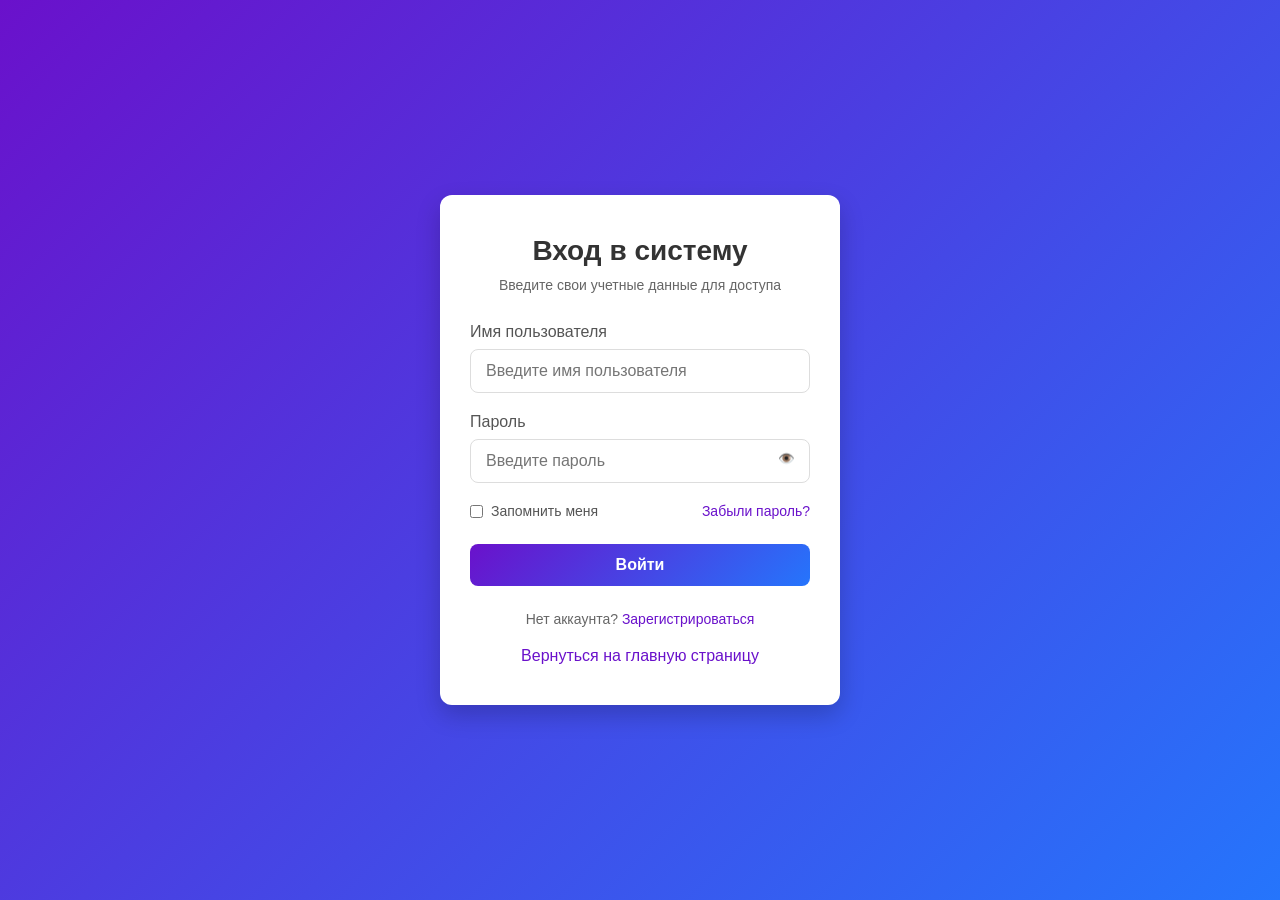
<file: Дипломная работа /demo/src/main/resources/static/Auth.html>
<!DOCTYPE html>
<html lang="ru">
<head>
    <meta charset="UTF-8">
    <meta name="viewport" content="width=device-width, initial-scale=1.0">
    <title>Авторизация</title>
    <style>
        * {
            margin: 0;
            padding: 0;
            box-sizing: border-box;
            font-family: 'Segoe UI', Tahoma, Geneva, Verdana, sans-serif;
        }
        
        body {
            display: flex;
            justify-content: center;
            align-items: center;
            min-height: 100vh;
            background: linear-gradient(135deg, #6a11cb 0%, #2575fc 100%);
            padding: 20px;
        }
        
        .login-container {
            background-color: white;
            border-radius: 12px;
            box-shadow: 0 10px 25px rgba(0, 0, 0, 0.2);
            width: 100%;
            max-width: 400px;
            padding: 40px 30px;
            animation: fadeIn 0.5s ease-out;
        }
        
        @keyframes fadeIn {
            from { opacity: 0; transform: translateY(-20px); }
            to { opacity: 1; transform: translateY(0); }
        }
        
        .login-header {
            text-align: center;
            margin-bottom: 30px;
        }
        
        .login-header h1 {
            color: #333;
            font-size: 28px;
            margin-bottom: 10px;
        }
        
        .login-header p {
            color: #666;
            font-size: 14px;
        }
        
        .input-group {
            margin-bottom: 20px;
            position: relative;
        }
        
        .input-group label {
            display: block;
            margin-bottom: 8px;
            color: #555;
            font-weight: 500;
        }
        
        .input-group input {
            width: 100%;
            padding: 12px 15px;
            border: 1px solid #ddd;
            border-radius: 8px;
            font-size: 16px;
            transition: all 0.3s;
        }
        
        .input-group input:focus {
            border-color: #6a11cb;
            box-shadow: 0 0 0 2px rgba(106, 17, 203, 0.2);
            outline: none;
        }
        
        .input-group .error {
            color: #e74c3c;
            font-size: 12px;
            margin-top: 5px;
            display: none;
        }
        
        .remember-forgot {
            display: flex;
            justify-content: space-between;
            align-items: center;
            margin-bottom: 25px;
            font-size: 14px;
        }
        
        .remember-forgot label {
            display: flex;
            align-items: center;
            color: #555;
        }
        
        .remember-forgot input {
            margin-right: 8px;
        }
        
        .remember-forgot a {
            color: #6a11cb;
            text-decoration: none;
        }
        
        .remember-forgot a:hover {
            text-decoration: underline;
        }
        
        .login-button {
            width: 100%;
            padding: 12px;
            background: linear-gradient(135deg, #6a11cb 0%, #2575fc 100%);
            border: none;
            border-radius: 8px;
            color: white;
            font-size: 16px;
            font-weight: 600;
            cursor: pointer;
            transition: all 0.3s;
        }
        
        .login-button:hover {
            transform: translateY(-2px);
            box-shadow: 0 5px 15px rgba(106, 17, 203, 0.4);
        }
        
        .login-button:active {
            transform: translateY(0);
        }
        
        .register-link {
            text-align: center;
            margin-top: 25px;
            font-size: 14px;
            color: #666;
        }
        
        .register-link a {
            color: #6a11cb;
            text-decoration: none;
            font-weight: 500;
        }
        
        .register-link a:hover {
            text-decoration: underline;
        }
        
        .password-toggle {
            position: absolute;
            right: 15px;
            top: 38px;
            background: none;
            border: none;
            cursor: pointer;
            color: #777;
        }
        
        /* Стили для основной страницы */
        .main-page {
            display: none;
            width: 100%;
            max-width: 800px;
            background-color: white;
            border-radius: 12px;
            box-shadow: 0 10px 25px rgba(0, 0, 0, 0.2);
            padding: 40px;
            animation: fadeIn 0.5s ease-out;
        }
        
        .main-header {
            display: flex;
            justify-content: space-between;
            align-items: center;
            margin-bottom: 30px;
            padding-bottom: 20px;
            border-bottom: 1px solid #eee;
        }
        
        .main-header h1 {
            color: #333;
            font-size: 32px;
        }
        
        .user-info {
            display: flex;
            align-items: center;
            gap: 10px;
        }
        
        .user-avatar {
            width: 40px;
            height: 40px;
            border-radius: 50%;
            background: linear-gradient(135deg, #6a11cb 0%, #2575fc 100%);
            display: flex;
            align-items: center;
            justify-content: center;
            color: white;
            font-weight: bold;
        }
        
        .logout-btn {
            padding: 8px 16px;
            background-color: #f1f1f1;
            border: none;
            border-radius: 6px;
            color: #666;
            cursor: pointer;
            transition: all 0.3s;
        }
        
        .logout-btn:hover {
            background-color: #e0e0e0;
        }
        
        .dashboard {
            display: grid;
            grid-template-columns: repeat(auto-fit, minmax(250px, 1fr));
            gap: 20px;
            margin-bottom: 30px;
        }
        
        .card {
            background-color: #f9f9f9;
            border-radius: 8px;
            padding: 20px;
            box-shadow: 0 3px 10px rgba(0, 0, 0, 0.05);
        }
        
        .card h3 {
            color: #333;
            margin-bottom: 10px;
        }
        
        .card p {
            color: #666;
            font-size: 14px;
        }
        
        .recent-activity {
            background-color: #f9f9f9;
            border-radius: 8px;
            padding: 20px;
            box-shadow: 0 3px 10px rgba(0, 0, 0, 0.05);
        }
        
        .recent-activity h3 {
            color: #333;
            margin-bottom: 15px;
        }
        
        .activity-item {
            display: flex;
            align-items: center;
            padding: 10px 0;
            border-bottom: 1px solid #eee;
        }
        
        .activity-item:last-child {
            border-bottom: none;
        }
        
        .activity-icon {
            width: 30px;
            height: 30px;
            border-radius: 50%;
            background-color: #e6f2ff;
            display: flex;
            align-items: center;
            justify-content: center;
            margin-right: 10px;
            color: #2575fc;
        }
        
        .activity-text {
            flex: 1;
        }
        
        .activity-time {
            color: #999;
            font-size: 12px;
        }

        /* Стиль для ссылки на главную страницу */
        .home-link {
            display: inline-block;
            margin-top: 20px;
            color: #6a11cb;
            text-decoration: none;
            font-weight: 500;
            text-align: center;
            width: 100%;
        }

        .home-link:hover {
            text-decoration: underline;
        }
    </style>
</head>
<body>
    <!-- Страница авторизации -->
    <div class="login-container" id="loginPage">
        <div class="login-header">
            <h1>Вход в систему</h1>
            <p>Введите свои учетные данные для доступа</p>
        </div>
        
        <form id="loginForm">
            <div class="input-group">
                <label for="username">Имя пользователя</label>
                <input type="text" id="username" placeholder="Введите имя пользователя">
                <div class="error" id="usernameError">Пожалуйста, введите имя пользователя</div>
            </div>
            
            <div class="input-group">
                <label for="password">Пароль</label>
                <input type="password" id="password" placeholder="Введите пароль">
                <button type="button" class="password-toggle" id="togglePassword">👁️</button>
                <div class="error" id="passwordError">Пожалуйста, введите пароль</div>
            </div>
            
            <div class="remember-forgot">
                <label>
                    <input type="checkbox" id="remember"> Запомнить меня
                </label>
                <a href="#">Забыли пароль?</a>
            </div>
            
            <button type="submit" class="login-button">Войти</button>
        </form>
        
        <div class="register-link">
            Нет аккаунта? <a href="Register.html">Зарегистрироваться</a>
        </div>

        <!-- Ссылка на главную страницу -->
        <a href="index.html" class="home-link">Вернуться на главную страницу</a>
    </div>

    <!-- Основная страница -->
    <div class="main-page" id="mainPage">
        <div class="main-header">
            <h1>Главная страница проекта</h1>
            <div class="user-info">
                <div class="user-avatar" id="userAvatar">U</div>
                <span id="userName">Пользователь</span>
                <button class="logout-btn" id="logoutBtn">Выйти</button>
            </div>
        </div>
        
        <div class="dashboard">
            <div class="card">
                <h3>Проекты</h3>
                <p>У вас 5 активных проектов</p>
            </div>
            <div class="card">
                <h3>Задачи</h3>
                <p>12 задач ожидают выполнения</p>
            </div>
            <div class="card">
                <h3>Уведомления</h3>
                <p>3 новых уведомления</p>
            </div>
        </div>
        
        <div class="recent-activity">
            <h3>Последняя активность</h3>
            <div class="activity-item">
                <div class="activity-icon">✓</div>
                <div class="activity-text">Задача "Дизайн интерфейса" выполнена</div>
                <div class="activity-time">10 мин назад</div>
            </div>
            <div class="activity-item">
                <div class="activity-icon">+</div>
                <div class="activity-text">Новый проект "Веб-приложение" создан</div>
                <div class="activity-time">2 часа назад</div>
            </div>
            <div class="activity-item">
                <div class="activity-icon">!</div>
                <div class="activity-text">Получен новый комментарий</div>
                <div class="activity-time">Вчера</div>
            </div>
        </div>

        <!-- Ссылка на страницу регистрации -->
        <a href="Register.html" class="home-link">Перейти к странице регистрации</a>
    </div>

    <script>
        // Элементы страницы авторизации
        const loginPage = document.getElementById('loginPage');
        const loginForm = document.getElementById('loginForm');
        const usernameInput = document.getElementById('username');
        const passwordInput = document.getElementById('password');
        const usernameError = document.getElementById('usernameError');
        const passwordError = document.getElementById('passwordError');
        const togglePassword = document.getElementById('togglePassword');
        
        // Элементы основной страницы
        const mainPage = document.getElementById('mainPage');
        const userNameElement = document.getElementById('userName');
        const userAvatar = document.getElementById('userAvatar');
        const logoutBtn = document.getElementById('logoutBtn');
        
        // Обработчик отправки формы авторизации
        loginForm.addEventListener('submit', function(e) {
            e.preventDefault();
            
            const username = usernameInput.value.trim();
            const password = passwordInput.value.trim();
            let isValid = true;
            
            // Валидация имени пользователя
            if (username === '') {
                usernameError.style.display = 'block';
                isValid = false;
            } else {
                usernameError.style.display = 'none';
            }
            
            // Валидация пароля
            if (password === '') {
                passwordError.style.display = 'block';
                isValid = false;
            } else {
                passwordError.style.display = 'none';
            }
            
            if (isValid) {
                // Сохраняем имя пользователя
                localStorage.setItem('username', username);
                
                // Показываем основную страницу и скрываем страницу авторизации
                loginPage.style.display = 'none';
                mainPage.style.display = 'block';
                
                // Устанавливаем имя пользователя на основной странице
                userNameElement.textContent = username;
                userAvatar.textContent = username.charAt(0).toUpperCase();
            }
        });
        
        // Переключение видимости пароля
        togglePassword.addEventListener('click', function() {
            const type = passwordInput.getAttribute('type') === 'password' ? 'text' : 'password';
            passwordInput.setAttribute('type', type);
            
            // Изменение иконки
            this.textContent = type === 'password' ? '👁️' : '🔒';
        });
        
        // Обработчик выхода из системы
        logoutBtn.addEventListener('click', function() {
            // Показываем страницу авторизации и скрываем основную страницу
            loginPage.style.display = 'block';
            mainPage.style.display = 'none';
            
            // Очищаем поля формы
            usernameInput.value = '';
            passwordInput.value = '';
            
            // Сбрасываем видимость пароля
            passwordInput.setAttribute('type', 'password');
            togglePassword.textContent = '👁️';
        });
        
        // Проверяем, авторизован ли пользователь при загрузке страницы
        window.addEventListener('DOMContentLoaded', function() {
            const savedUsername = localStorage.getItem('username');
            if (savedUsername) {
                // Если пользователь уже авторизован, показываем основную страницу
                loginPage.style.display = 'none';
                mainPage.style.display = 'block';
                userNameElement.textContent = savedUsername;
                userAvatar.textContent = savedUsername.charAt(0).toUpperCase();
            }
        });
    </script>
</body>
</html>
</file>
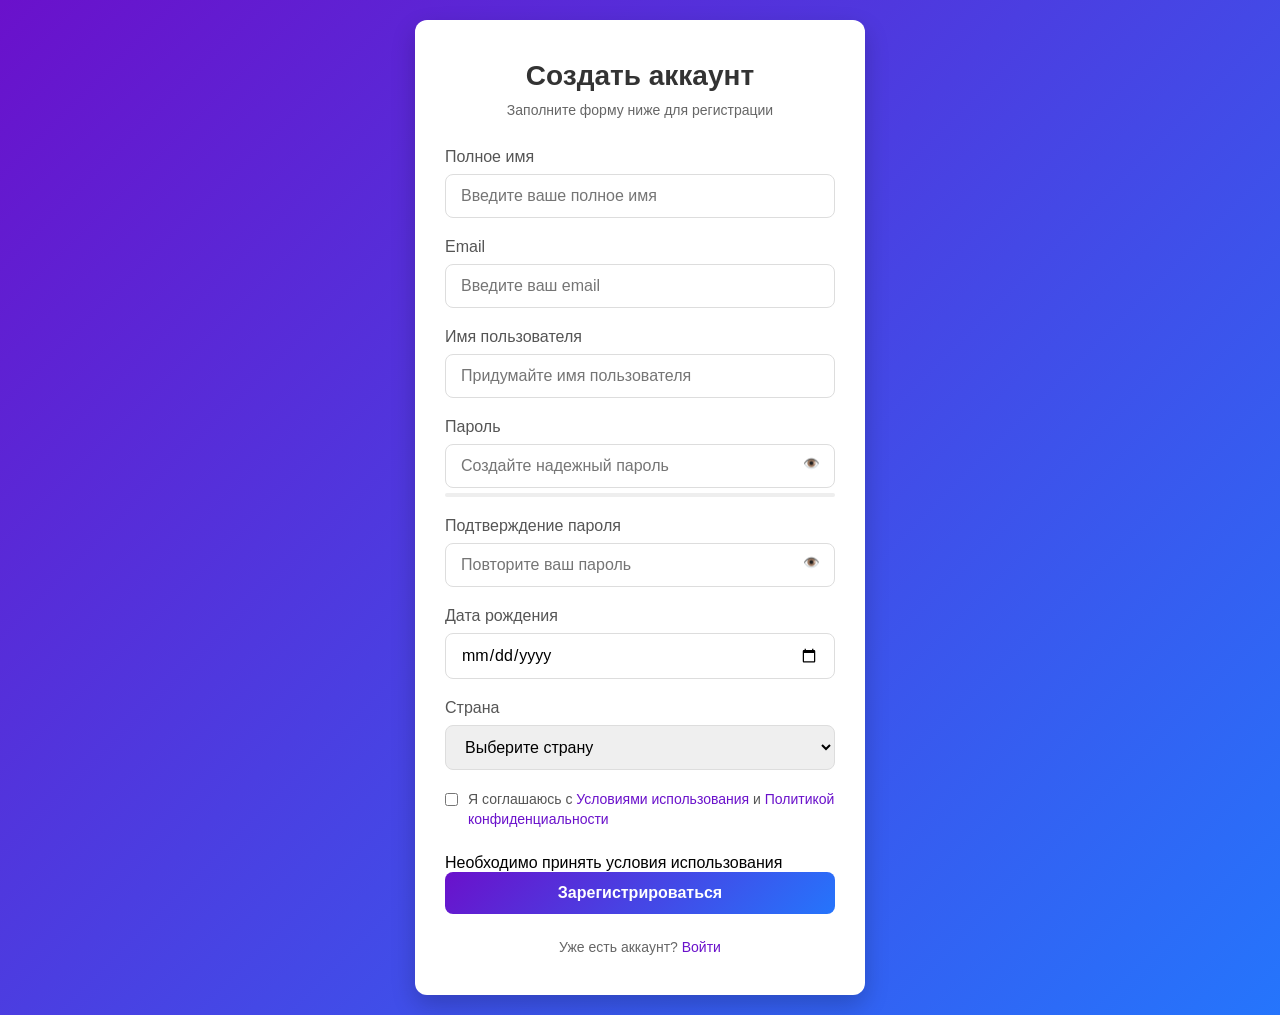
<file: Дипломная работа /demo/src/main/resources/static/Register.html>
<!DOCTYPE html>
<html lang="ru">
<head>
    <meta charset="UTF-8">
    <meta name="viewport" content="width=device-width, initial-scale=1.0">
    <title>Регистрация</title>
    <style>
        * {
            margin: 0;
            padding: 0;
            box-sizing: border-box;
            font-family: 'Segoe UI', Tahoma, Geneva, Verdana, sans-serif;
        }
        
        body {
            display: flex;
            justify-content: center;
            align-items: center;
            min-height: 100vh;
            background: linear-gradient(135deg, #6a11cb 0%, #2575fc 100%);
            padding: 20px;
        }
        
        .container {
            background-color: white;
            border-radius: 12px;
            box-shadow: 0 10px 25px rgba(0, 0, 0, 0.2);
            width: 100%;
            max-width: 450px;
            padding: 40px 30px;
            animation: fadeIn 0.5s ease-out;
        }
        
        @keyframes fadeIn {
            from { opacity: 0; transform: translateY(-20px); }
            to { opacity: 1; transform: translateY(0); }
        }
        
        .form-header {
            text-align: center;
            margin-bottom: 30px;
        }
        
        .form-header h1 {
            color: #333;
            font-size: 28px;
            margin-bottom: 10px;
        }
        
        .form-header p {
            color: #666;
            font-size: 14px;
        }
        
        .input-group {
            margin-bottom: 20px;
            position: relative;
        }
        
        .input-group label {
            display: block;
            margin-bottom: 8px;
            color: #555;
            font-weight: 500;
        }
        
        .input-group input, .input-group select {
            width: 100%;
            padding: 12px 15px;
            border: 1px solid #ddd;
            border-radius: 8px;
            font-size: 16px;
            transition: all 0.3s;
        }
        
        .input-group input:focus, .input-group select:focus {
            border-color: #6a11cb;
            box-shadow: 0 0 0 2px rgba(106, 17, 203, 0.2);
            outline: none;
        }
        
        .input-group .error {
            color: #e74c3c;
            font-size: 12px;
            margin-top: 5px;
            display: none;
        }
        
        .input-group .success {
            color: #2ecc71;
            font-size: 12px;
            margin-top: 5px;
            display: none;
        }
        
        .password-strength {
            height: 4px;
            background-color: #eee;
            border-radius: 2px;
            margin-top: 5px;
            overflow: hidden;
        }
        
        .password-strength-bar {
            height: 100%;
            width: 0%;
            transition: width 0.3s, background-color 0.3s;
        }
        
        .terms-group {
            display: flex;
            align-items: flex-start;
            margin-bottom: 25px;
        }
        
        .terms-group input {
            margin-right: 10px;
            margin-top: 3px;
        }
        
        .terms-group label {
            font-size: 14px;
            color: #555;
            line-height: 1.4;
        }
        
        .terms-group a {
            color: #6a11cb;
            text-decoration: none;
        }
        
        .terms-group a:hover {
            text-decoration: underline;
        }
        
        .register-button {
            width: 100%;
            padding: 12px;
            background: linear-gradient(135deg, #6a11cb 0%, #2575fc 100%);
            border: none;
            border-radius: 8px;
            color: white;
            font-size: 16px;
            font-weight: 600;
            cursor: pointer;
            transition: all 0.3s;
        }
        
        .register-button:hover {
            transform: translateY(-2px);
            box-shadow: 0 5px 15px rgba(106, 17, 203, 0.4);
        }
        
        .register-button:active {
            transform: translateY(0);
        }
        
        .login-link {
            text-align: center;
            margin-top: 25px;
            font-size: 14px;
            color: #666;
        }
        
        .login-link a {
            color: #6a11cb;
            text-decoration: none;
            font-weight: 500;
        }
        
        .login-link a:hover {
            text-decoration: underline;
        }
        
        .password-toggle {
            position: absolute;
            right: 15px;
            top: 38px;
            background: none;
            border: none;
            cursor: pointer;
            color: #777;
        }
        
        /* Стили для страницы успешной регистрации */
        .success-page {
            display: none;
            text-align: center;
            padding: 20px;
        }
        
        .success-icon {
            font-size: 64px;
            color: #2ecc71;
            margin-bottom: 20px;
        }
        
        .success-page h2 {
            color: #333;
            margin-bottom: 15px;
        }
        
        .success-page p {
            color: #666;
            margin-bottom: 25px;
            line-height: 1.5;
        }
        
        .continue-button {
            padding: 12px 30px;
            background: linear-gradient(135deg, #6a11cb 0%, #2575fc 100%);
            border: none;
            border-radius: 8px;
            color: white;
            font-size: 16px;
            font-weight: 600;
            cursor: pointer;
            transition: all 0.3s;
        }
        
        .continue-button:hover {
            transform: translateY(-2px);
            box-shadow: 0 5px 15px rgba(106, 17, 203, 0.4);
        }
    </style>
</head>
<body>
    <div class="container">
        <!-- Форма регистрации -->
        <div id="registrationForm">
            <div class="form-header">
                <h1>Создать аккаунт</h1>
                <p>Заполните форму ниже для регистрации</p>
            </div>
            
            <form id="registerForm">
                <div class="input-group">
                    <label for="fullName">Полное имя</label>
                    <input type="text" id="fullName" placeholder="Введите ваше полное имя">
                    <div class="error" id="fullNameError">Пожалуйста, введите ваше полное имя</div>
                </div>
                
                <div class="input-group">
                    <label for="email">Email</label>
                    <input type="email" id="email" placeholder="Введите ваш email">
                    <div class="error" id="emailError">Пожалуйста, введите корректный email</div>
                    <div class="success" id="emailSuccess">Email доступен для регистрации</div>
                </div>
                
                <div class="input-group">
                    <label for="username">Имя пользователя</label>
                    <input type="text" id="username" placeholder="Придумайте имя пользователя">
                    <div class="error" id="usernameError">Пожалуйста, введите имя пользователя</div>
                    <div class="success" id="usernameSuccess">Имя пользователя доступно</div>
                </div>
                
                <div class="input-group">
                    <label for="password">Пароль</label>
                    <input type="password" id="password" placeholder="Создайте надежный пароль">
                    <button type="button" class="password-toggle" id="togglePassword">👁️</button>
                    <div class="error" id="passwordError">Пароль должен содержать не менее 8 символов</div>
                    <div class="password-strength">
                        <div class="password-strength-bar" id="passwordStrengthBar"></div>
                    </div>
                </div>
                
                <div class="input-group">
                    <label for="confirmPassword">Подтверждение пароля</label>
                    <input type="password" id="confirmPassword" placeholder="Повторите ваш пароль">
                    <button type="button" class="password-toggle" id="toggleConfirmPassword">👁️</button>
                    <div class="error" id="confirmPasswordError">Пароли не совпадают</div>
                </div>
                
                <div class="input-group">
                    <label for="birthDate">Дата рождения</label>
                    <input type="date" id="birthDate">
                    <div class="error" id="birthDateError">Пожалуйста, укажите вашу дату рождения</div>
                </div>
                
                <div class="input-group">
                    <label for="country">Страна</label>
                    <select id="country">
                        <option value="">Выберите страну</option>
                        <option value="ru">Россия</option>
                        <option value="by">Беларусь</option>
                        <option value="kz">Казахстан</option>
                        <option value="ua">Украина</option>
                        <option value="other">Другая</option>
                    </select>
                    <div class="error" id="countryError">Пожалуйста, выберите страну</div>
                </div>
                
                <div class="terms-group">
                    <input type="checkbox" id="terms">
                    <label for="terms">Я соглашаюсь с <a href="#">Условиями использования</a> и <a href="#">Политикой конфиденциальности</a></label>
                </div>
                <div class="error" id="termsError">Необходимо принять условия использования</div>
                
                <button type="submit" class="register-button">Зарегистрироваться</button>
            </form>
            
            <div class="login-link">
                Уже есть аккаунт? <a href="Auth.html" id="loginLink">Войти</a>
            </div>
        </div>
        
        <!-- Страница успешной регистрации -->
        <div class="success-page" id="successPage">
            <div class="success-icon">✓</div>
            <h2>Регистрация завершена!</h2>
            <p>Ваш аккаунт был успешно создан. Теперь вы можете войти в систему, используя свои учетные данные.</p>
            <a href="Auth.html" class="continue-button" id="continueButton">Перейти к авторизации</a>
        </div>
    </div>

    <script>
        // Элементы формы регистрации
        const registrationForm = document.getElementById('registrationForm');
        const registerForm = document.getElementById('registerForm');
        const fullNameInput = document.getElementById('fullName');
        const emailInput = document.getElementById('email');
        const usernameInput = document.getElementById('username');
        const passwordInput = document.getElementById('password');
        const confirmPasswordInput = document.getElementById('confirmPassword');
        const birthDateInput = document.getElementById('birthDate');
        const countrySelect = document.getElementById('country');
        const termsCheckbox = document.getElementById('terms');
        const loginLink = document.getElementById('loginLink');
        
        // Элементы ошибок
        const fullNameError = document.getElementById('fullNameError');
        const emailError = document.getElementById('emailError');
        const emailSuccess = document.getElementById('emailSuccess');
        const usernameError = document.getElementById('usernameError');
        const usernameSuccess = document.getElementById('usernameSuccess');
        const passwordError = document.getElementById('passwordError');
        const confirmPasswordError = document.getElementById('confirmPasswordError');
        const birthDateError = document.getElementById('birthDateError');
        const countryError = document.getElementById('countryError');
        const termsError = document.getElementById('termsError');
        
        // Элементы переключения видимости пароля
        const togglePassword = document.getElementById('togglePassword');
        const toggleConfirmPassword = document.getElementById('toggleConfirmPassword');
        
        // Элемент индикатора силы пароля
        const passwordStrengthBar = document.getElementById('passwordStrengthBar');
        
        // Элементы страницы успеха
        const successPage = document.getElementById('successPage');
        const continueButton = document.getElementById('continueButton');
        
        // Проверка email на уникальность (заглушка)
        function checkEmailAvailability(email) {
            // В реальном приложении здесь был бы AJAX-запрос к серверу
            return new Promise((resolve) => {
                setTimeout(() => {
                    // Для демонстрации считаем, что email доступен, если он содержит "@"
                    resolve(email.includes('@'));
                }, 500);
            });
        }
        
        // Проверка имени пользователя на уникальность (заглушка)
        function checkUsernameAvailability(username) {
            // В реальном приложении здесь был бы AJAX-запрос к серверу
            return new Promise((resolve) => {
                setTimeout(() => {
                    // Для демонстрации считаем, что имя пользователя доступно, если оно длиннее 3 символов
                    resolve(username.length > 3);
                }, 500);
            });
        }
        
        // Проверка силы пароля
        function checkPasswordStrength(password) {
            let strength = 0;
            
            if (password.length >= 8) strength += 25;
            if (/[a-z]/.test(password)) strength += 25;
            if (/[A-Z]/.test(password)) strength += 25;
            if (/[0-9]/.test(password)) strength += 25;
            
            return strength;
        }
        
        // Обновление индикатора силы пароля
        function updatePasswordStrength(password) {
            const strength = checkPasswordStrength(password);
            passwordStrengthBar.style.width = `${strength}%`;
            
            if (strength < 50) {
                passwordStrengthBar.style.backgroundColor = '#e74c3c';
            } else if (strength < 75) {
                passwordStrengthBar.style.backgroundColor = '#f39c12';
            } else {
                passwordStrengthBar.style.backgroundColor = '#2ecc71';
            }
        }
        
        // Валидация формы
        function validateForm() {
            let isValid = true;
            
            // Валидация полного имени
            if (fullNameInput.value.trim() === '') {
                fullNameError.style.display = 'block';
                isValid = false;
            } else {
                fullNameError.style.display = 'none';
            }
            
            // Валидация email
            const emailRegex = /^[^\s@]+@[^\s@]+\.[^\s@]+$/;
            if (!emailRegex.test(emailInput.value)) {
                emailError.style.display = 'block';
                emailSuccess.style.display = 'none';
                isValid = false;
            } else {
                emailError.style.display = 'none';
            }
            
            // Валидация имени пользователя
            if (usernameInput.value.trim() === '') {
                usernameError.style.display = 'block';
                usernameSuccess.style.display = 'none';
                isValid = false;
            } else {
                usernameError.style.display = 'none';
            }
            
            // Валидация пароля
            if (passwordInput.value.length < 8) {
                passwordError.style.display = 'block';
                isValid = false;
            } else {
                passwordError.style.display = 'none';
            }
            
            // Валидация подтверждения пароля
            if (passwordInput.value !== confirmPasswordInput.value) {
                confirmPasswordError.style.display = 'block';
                isValid = false;
            } else {
                confirmPasswordError.style.display = 'none';
            }
            
            // Валидация даты рождения
            if (birthDateInput.value === '') {
                birthDateError.style.display = 'block';
                isValid = false;
            } else {
                birthDateError.style.display = 'none';
            }
            
            // Валидация страны
            if (countrySelect.value === '') {
                countryError.style.display = 'block';
                isValid = false;
            } else {
                countryError.style.display = 'none';
            }
            
            // Валидация согласия с условиями
            if (!termsCheckbox.checked) {
                termsError.style.display = 'block';
                isValid = false;
            } else {
                termsError.style.display = 'none';
            }
            
            return isValid;
        }
        
        // Обработчик отправки формы регистрации
        registerForm.addEventListener('submit', async function(e) {
            e.preventDefault();
            
            if (validateForm()) {
                // В реальном приложении здесь была бы отправка данных на сервер
                
                // Показываем страницу успеха
                registrationForm.style.display = 'none';
                successPage.style.display = 'block';
                
                // Сохраняем данные пользователя (в реальном приложении это делал бы сервер)
                const userData = {
                    fullName: fullNameInput.value.trim(),
                    email: emailInput.value.trim(),
                    username: usernameInput.value.trim(),
                    password: passwordInput.value,
                    birthDate: birthDateInput.value,
                    country: countrySelect.value
                };
                
                localStorage.setItem('userData', JSON.stringify(userData));
            }
        });
        
        // Обработчики проверки email и имени пользователя
        emailInput.addEventListener('blur', async function() {
            if (this.value.trim() !== '') {
                const emailRegex = /^[^\s@]+@[^\s@]+\.[^\s@]+$/;
                if (emailRegex.test(this.value)) {
                    const isAvailable = await checkEmailAvailability(this.value);
                    if (isAvailable) {
                        emailSuccess.style.display = 'block';
                        emailError.style.display = 'none';
                    } else {
                        emailSuccess.style.display = 'none';
                        emailError.textContent = 'Этот email уже используется';
                        emailError.style.display = 'block';
                    }
                }
            }
        });
        
        usernameInput.addEventListener('blur', async function() {
            if (this.value.trim() !== '') {
                const isAvailable = await checkUsernameAvailability(this.value);
                if (isAvailable) {
                    usernameSuccess.style.display = 'block';
                    usernameError.style.display = 'none';
                } else {
                    usernameSuccess.style.display = 'none';
                    usernameError.textContent = 'Это имя пользователя уже занято';
                    usernameError.style.display = 'block';
                }
            }
        });
        
        // Обработчик изменения пароля
        passwordInput.addEventListener('input', function() {
            updatePasswordStrength(this.value);
        });
        
        // Переключение видимости пароля
        togglePassword.addEventListener('click', function() {
            const type = passwordInput.getAttribute('type') === 'password' ? 'text' : 'password';
            passwordInput.setAttribute('type', type);
            this.textContent = type === 'password' ? '👁️' : '🔒';
        });
        
        toggleConfirmPassword.addEventListener('click', function() {
            const type = confirmPasswordInput.getAttribute('type') === 'password' ? 'text' : 'password';
            confirmPasswordInput.setAttribute('type', type);
            this.textContent = type === 'password' ? '👁️' : '🔒';
        });
        
        // Установка максимальной даты рождения (18 лет назад)
        window.addEventListener('DOMContentLoaded', function() {
            const today = new Date();
            const minDate = new Date();
            minDate.setFullYear(today.getFullYear() - 100); // Минимум 100 лет назад
            const maxDate = new Date();
            maxDate.setFullYear(today.getFullYear() - 13); // Максимум 13 лет назад (минимальный возраст)
            
            birthDateInput.min = minDate.toISOString().split('T')[0];
            birthDateInput.max = maxDate.toISOString().split('T')[0];
        });
    </script>
</body>
</html>
</file>
